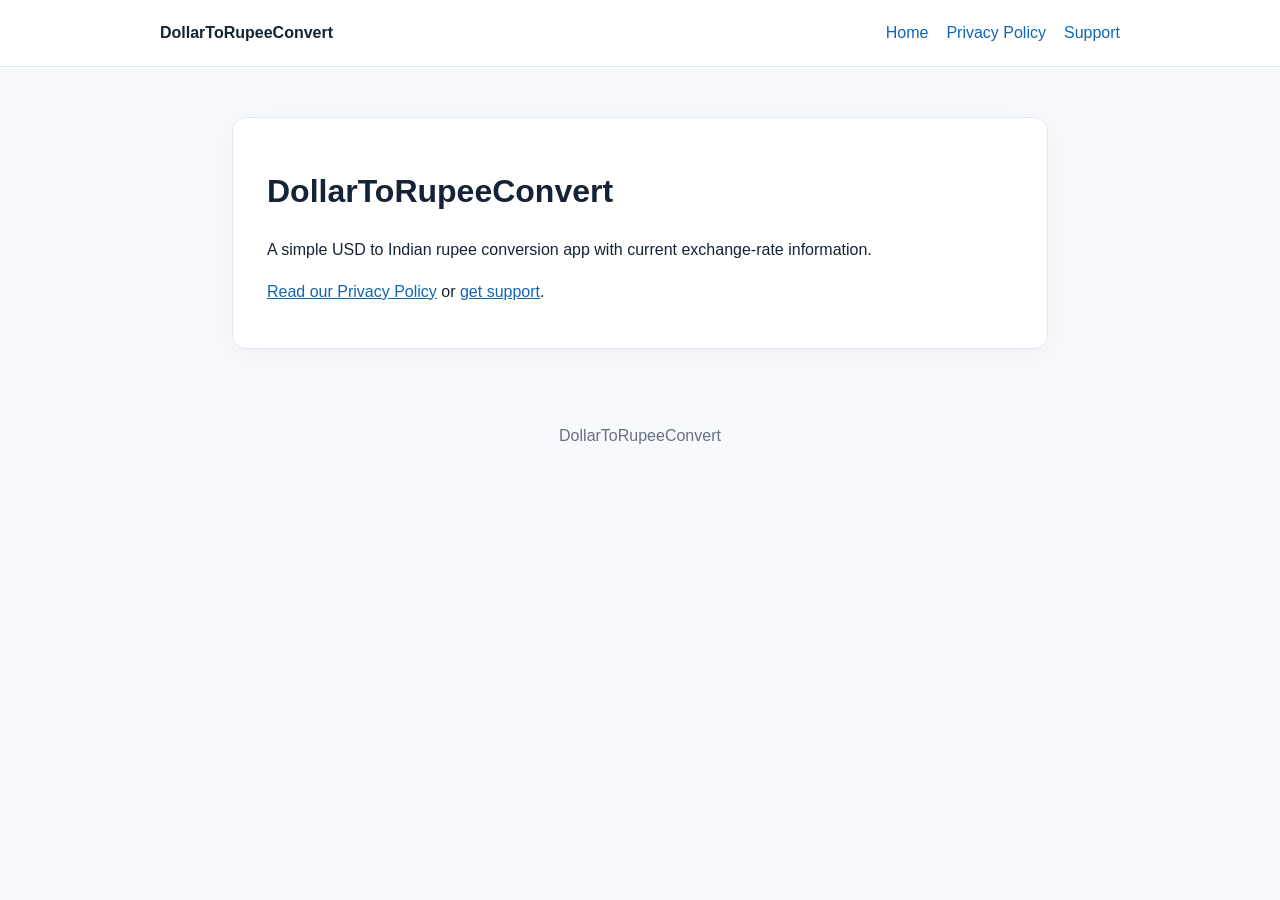
<file: index.html>
<!doctype html><html lang="en"><head><meta charset="utf-8"><meta name="viewport" content="width=device-width,initial-scale=1"><title>DollarToRupeeConvert | USD to INR</title><link rel="stylesheet" href="style.css"></head><body><header><strong>DollarToRupeeConvert</strong><nav><a href="index.html">Home</a><a href="privacy.html">Privacy Policy</a><a href="support.html">Support</a></nav></header><main><article><h1>DollarToRupeeConvert</h1><p>A simple USD to Indian rupee conversion app with current exchange-rate information.</p><p><a href="privacy.html">Read our Privacy Policy</a> or <a href="support.html">get support</a>.</p></article></main><footer>DollarToRupeeConvert</footer></body></html>
</file>
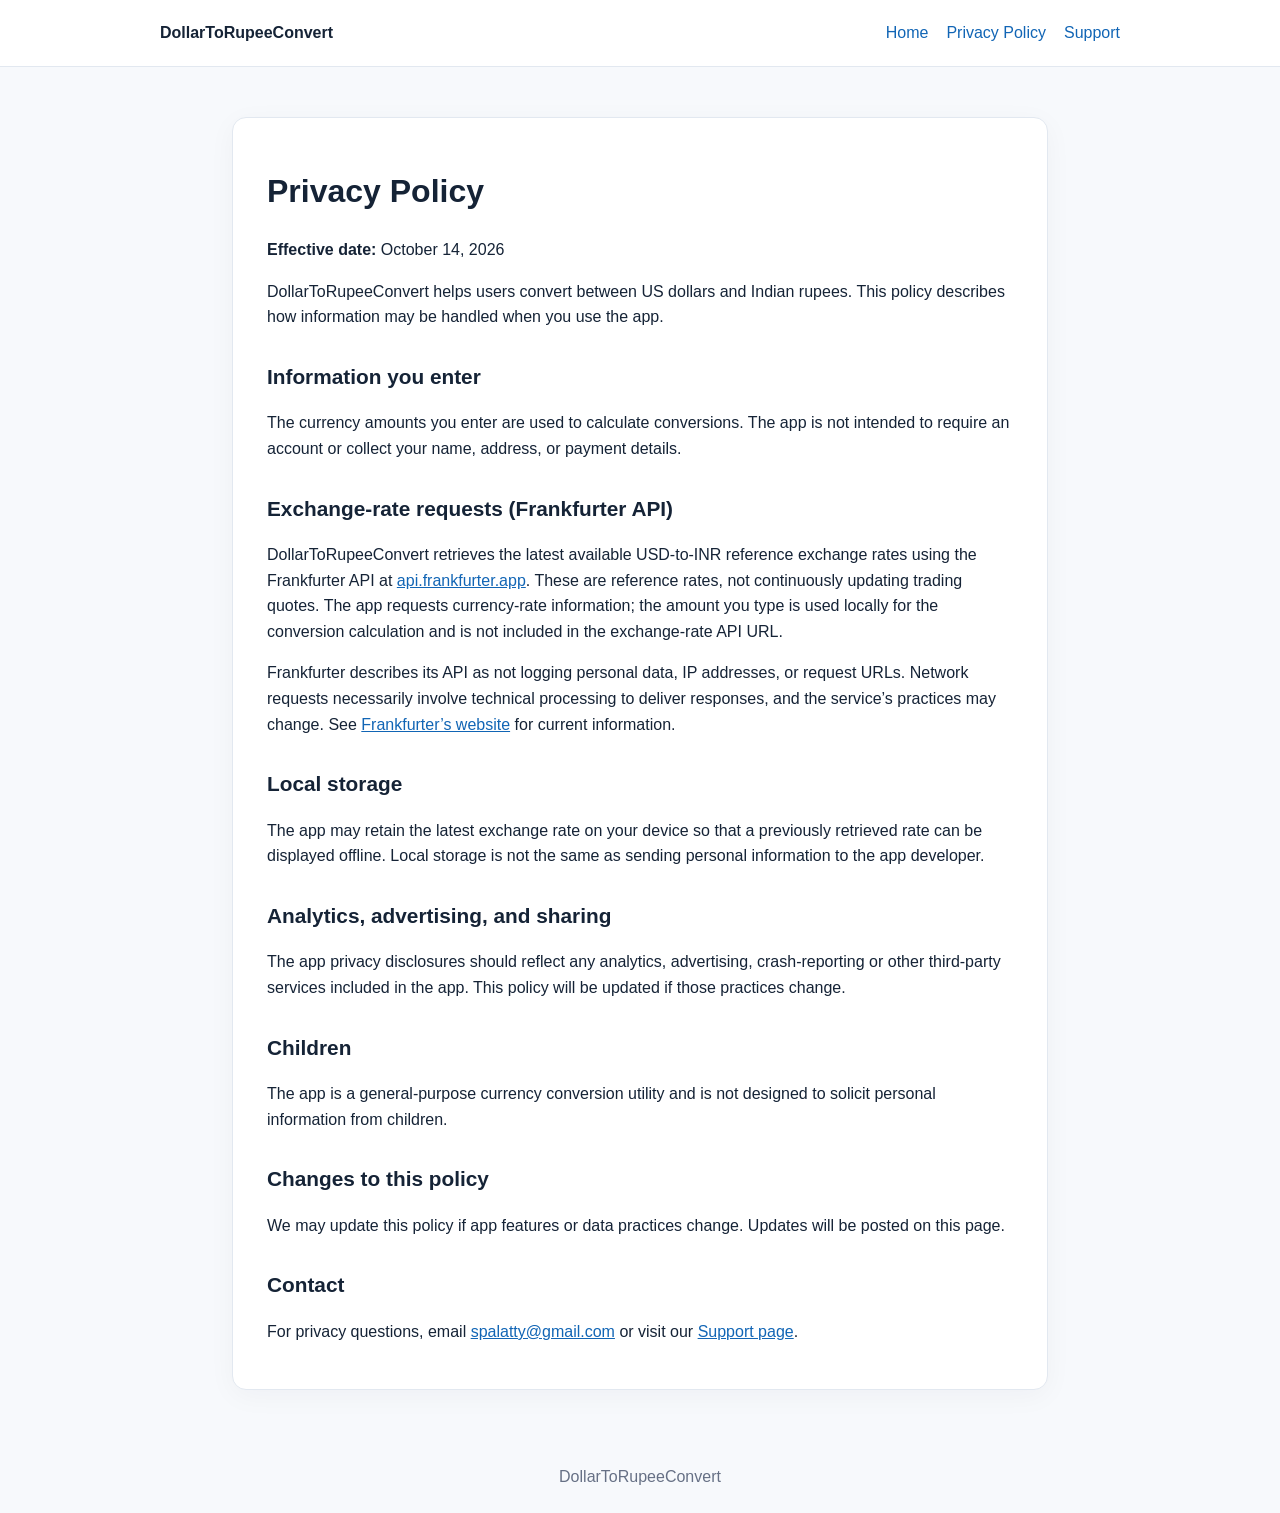
<file: privacy.html>
<!doctype html><html lang="en"><head><meta charset="utf-8"><meta name="viewport" content="width=device-width,initial-scale=1"><title>Privacy Policy | DollarToRupeeConvert</title><link rel="stylesheet" href="style.css"></head><body><header><strong>DollarToRupeeConvert</strong><nav><a href="index.html">Home</a><a href="privacy.html">Privacy Policy</a><a href="support.html">Support</a></nav></header><main><article><h1>Privacy Policy</h1><p><strong>Effective date:</strong> October 14, 2026</p><p>DollarToRupeeConvert helps users convert between US dollars and Indian rupees. This policy describes how information may be handled when you use the app.</p><h2>Information you enter</h2><p>The currency amounts you enter are used to calculate conversions. The app is not intended to require an account or collect your name, address, or payment details.</p><h2>Exchange-rate requests (Frankfurter API)</h2><p>DollarToRupeeConvert retrieves the latest available USD-to-INR reference exchange rates using the Frankfurter API at <a href="https://api.frankfurter.app/" rel="noopener noreferrer">api.frankfurter.app</a>. These are reference rates, not continuously updating trading quotes. The app requests currency-rate information; the amount you type is used locally for the conversion calculation and is not included in the exchange-rate API URL.</p><p>Frankfurter describes its API as not logging personal data, IP addresses, or request URLs. Network requests necessarily involve technical processing to deliver responses, and the service’s practices may change. See <a href="https://frankfurter.dev/" rel="noopener noreferrer">Frankfurter’s website</a> for current information.</p><h2>Local storage</h2><p>The app may retain the latest exchange rate on your device so that a previously retrieved rate can be displayed offline. Local storage is not the same as sending personal information to the app developer.</p><h2>Analytics, advertising, and sharing</h2><p>The app privacy disclosures should reflect any analytics, advertising, crash-reporting or other third-party services included in the app. This policy will be updated if those practices change.</p><h2>Children</h2><p>The app is a general-purpose currency conversion utility and is not designed to solicit personal information from children.</p><h2>Changes to this policy</h2><p>We may update this policy if app features or data practices change. Updates will be posted on this page.</p><h2>Contact</h2><p>For privacy questions, email <a href="mailto:spalatty@gmail.com">spalatty@gmail.com</a> or visit our <a href="support.html">Support page</a>.</p></article></main><footer>DollarToRupeeConvert</footer></body></html>
</file>
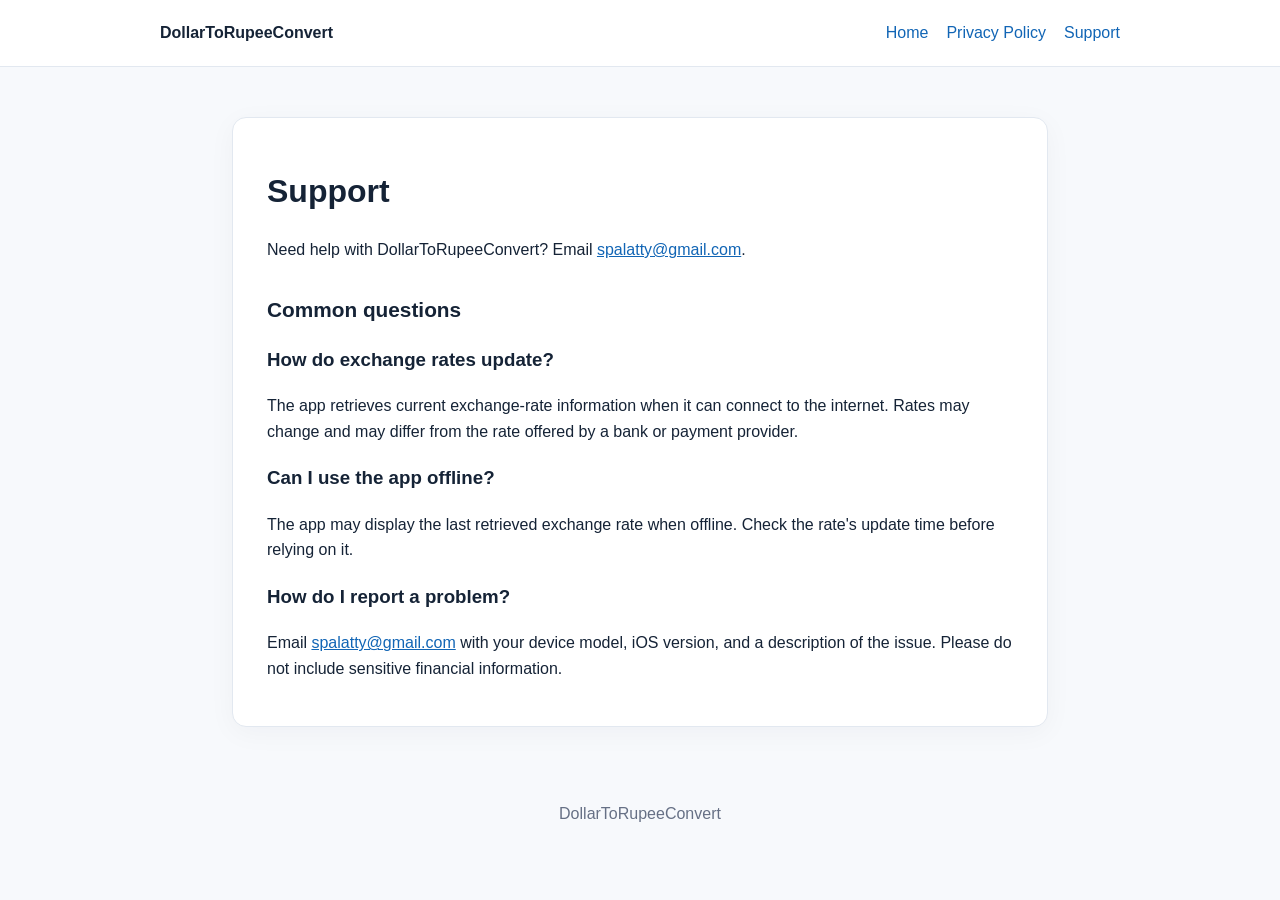
<file: support.html>
<!doctype html><html lang="en"><head><meta charset="utf-8"><meta name="viewport" content="width=device-width,initial-scale=1"><title>Support | DollarToRupeeConvert</title><link rel="stylesheet" href="style.css"></head><body><header><strong>DollarToRupeeConvert</strong><nav><a href="index.html">Home</a><a href="privacy.html">Privacy Policy</a><a href="support.html">Support</a></nav></header><main><article><h1>Support</h1><p>Need help with DollarToRupeeConvert? Email <a href="mailto:spalatty@gmail.com">spalatty@gmail.com</a>.</p><h2>Common questions</h2><h3>How do exchange rates update?</h3><p>The app retrieves current exchange-rate information when it can connect to the internet. Rates may change and may differ from the rate offered by a bank or payment provider.</p><h3>Can I use the app offline?</h3><p>The app may display the last retrieved exchange rate when offline. Check the rate's update time before relying on it.</p><h3>How do I report a problem?</h3><p>Email <a href="mailto:spalatty@gmail.com">spalatty@gmail.com</a> with your device model, iOS version, and a description of the issue. Please do not include sensitive financial information.</p></article></main><footer>DollarToRupeeConvert</footer></body></html>
</file>
<file: style.css>
*{box-sizing:border-box}body{margin:0;font:16px/1.6 -apple-system,BlinkMacSystemFont,"Segoe UI",Arial,sans-serif;color:#152336;background:#f7f9fc}header{background:#fff;border-bottom:1px solid #e2e8f0;padding:20px max(24px,calc((100vw - 960px)/2));display:flex;align-items:center;justify-content:space-between;gap:20px;flex-wrap:wrap}nav{display:flex;gap:18px;flex-wrap:wrap}a{color:#1165b5}nav a{text-decoration:none}main{max-width:860px;margin:50px auto;padding:0 22px}article{background:#fff;border:1px solid #e2e8f0;border-radius:14px;padding:28px 34px;box-shadow:0 6px 28px #1523360a}h1{font-size:2rem;line-height:1.2}h2{margin-top:30px;font-size:1.3rem}footer{text-align:center;color:#667085;padding:24px}@media(max-width:600px){article{padding:20px}main{margin:24px auto}header{padding:18px 22px}}
</file>
